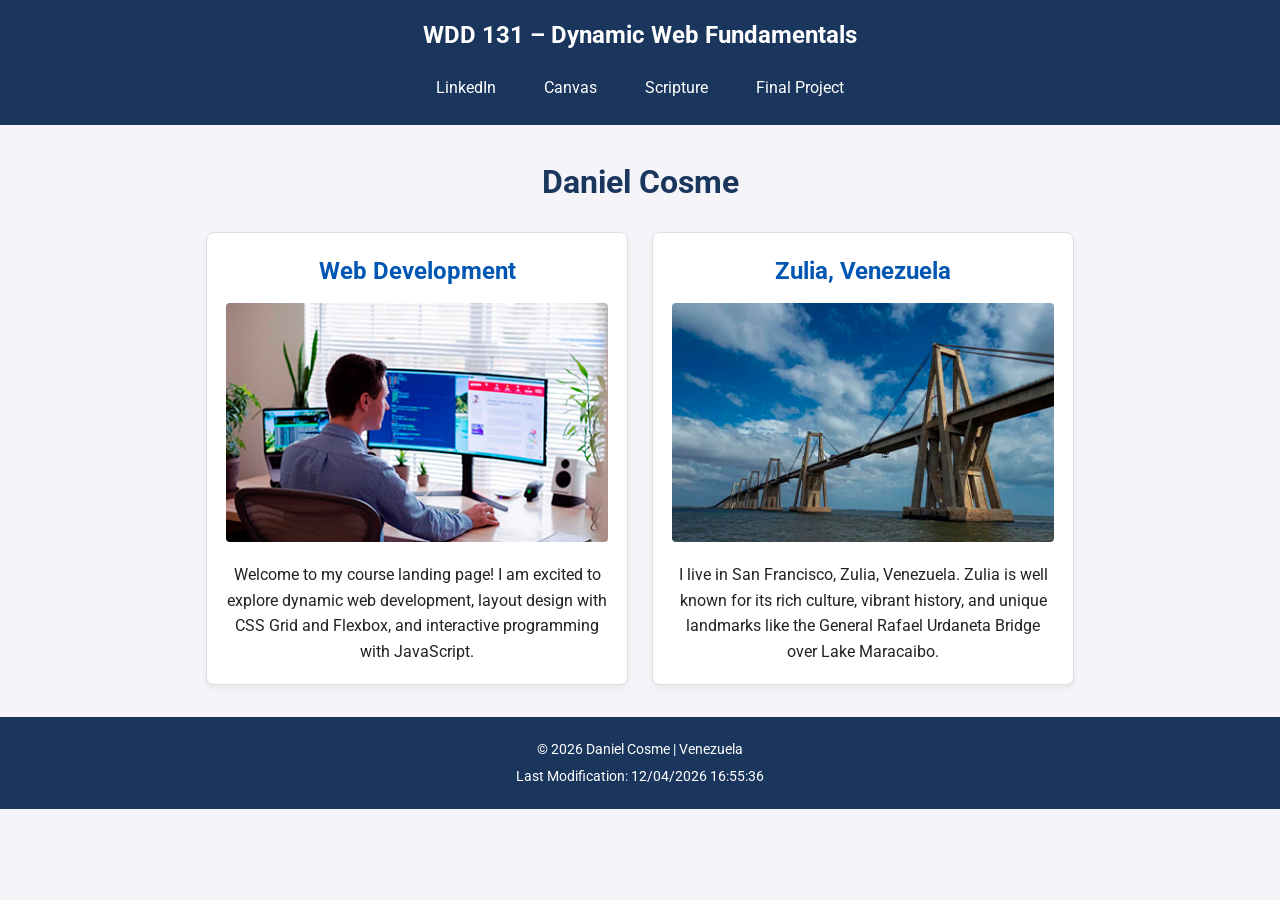
<file: index.html>
<!DOCTYPE html>
<html lang="en">
<head>
    <meta charset="UTF-8">
    <meta name="viewport" content="width=device-width, initial-scale=1.0">
    <title>WDD 131 – Dynamic Web Fundamentals – Daniel Cosme</title>
    <meta name="description" content="WDD 131 – Dynamic Web Fundamentals course landing page for Daniel Cosme featuring web development projects, resources, and dynamic JavaScript dates.">
    <meta name="author" content="Daniel Cosme">
    
    <!-- Google Fonts -->
    <link rel="preconnect" href="https://fonts.googleapis.com">
    <link rel="preconnect" href="https://fonts.gstatic.com" crossorigin>
    <link href="https://fonts.googleapis.com/css2?family=Roboto:wght@400;700&display=swap" rel="stylesheet">
    
    <!-- CSS y JS -->
    <link rel="stylesheet" href="styles/base.css">
    <script src="scripts/getdates.js" defer></script>
</head>
<body>
    <header>
        <span id="course-title">WDD 131 – Dynamic Web Fundamentals</span>
        <nav>
            <a href="https://www.linkedin.com" target="_blank">LinkedIn</a>
            <a href="https://byupw.instructure.com/" target="_blank">Canvas</a>
            <a href="https://www.churchofjesuschrist.org/study/scriptures/bofm/1-ne/3?lang=eng&id=p7#p7" target="_blank">Scripture</a>
            <a href="#">Final Project</a>
        </nav>
    </header>

    <main>
        <h1>Daniel Cosme</h1>
        
        <section class="card">
            <h2>Web Development</h2>
            <!-- Cambiado a .jpg -->
            <img src="images/web-dev.jpg" alt="Web Development Workspace" width="400" height="250" loading="lazy">
            <p>Welcome to my course landing page! I am excited to explore dynamic web development, layout design with CSS Grid and Flexbox, and interactive programming with JavaScript.</p>
        </section>

        <section class="card">
            <h2>Zulia, Venezuela</h2>
            <!-- Cambiado a .jpg -->
            <img src="images/zulia.jpg" alt="Zulia Venezuela Landscape" width="400" height="250" loading="lazy">
            <p>I live in San Francisco, Zulia, Venezuela. Zulia is well known for its rich culture, vibrant history, and unique landmarks like the General Rafael Urdaneta Bridge over Lake Maracaibo.</p>
        </section>
    </main>

    <footer>
        <p>&copy; <span id="currentyear"></span> Daniel Cosme | Venezuela</p>
        <p id="lastModified"></p>
    </footer>
</body>
</html>
</file>
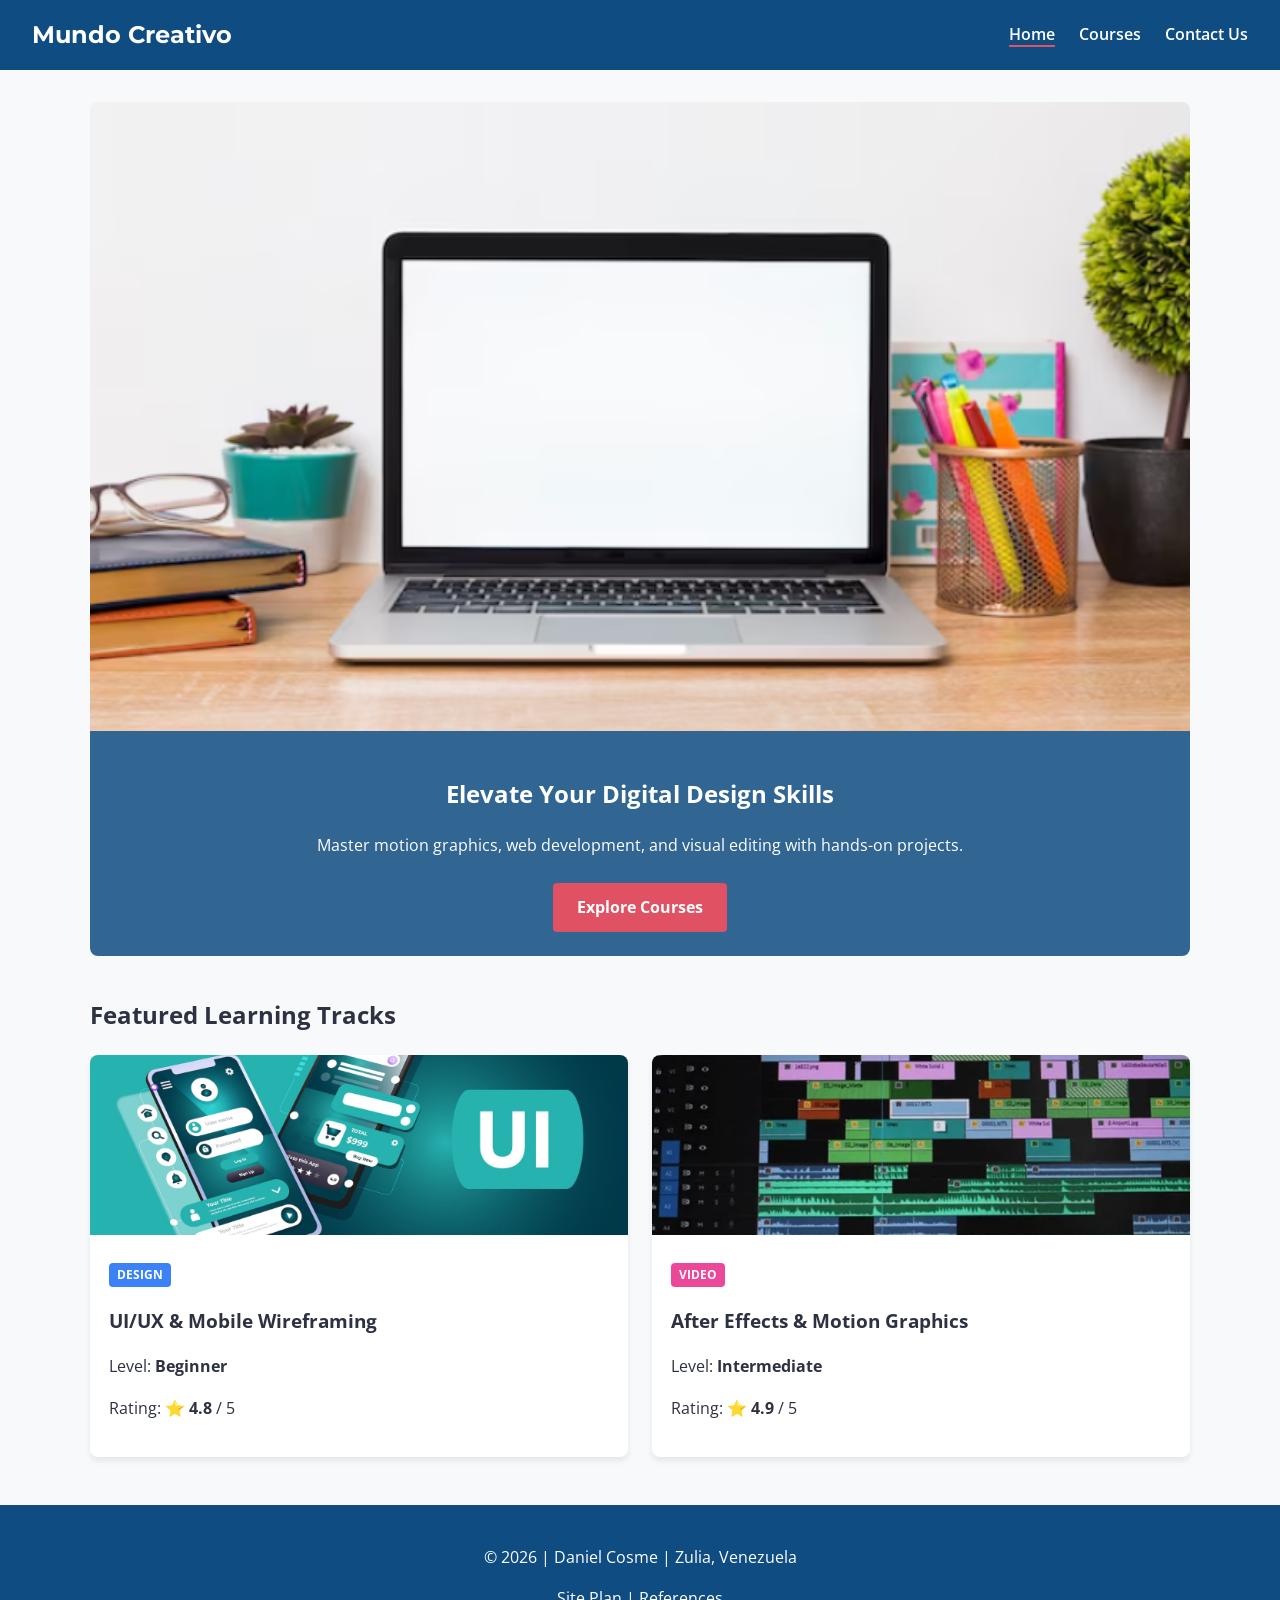
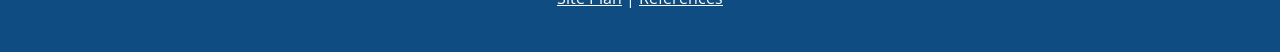
<file: project/index.html>
<!DOCTYPE html>
<html lang="en">
<head>
    <meta charset="UTF-8">
    <meta name="viewport" content="width=device-width, initial-scale=1.0">
    <meta name="description" content="Explore creative design courses, video editing tutorials, and digital asset libraries.">
    <title>Mundo Creativo | Home</title>
    <link rel="preconnect" href="https://fonts.googleapis.com">
    <link rel="preconnect" href="https://fonts.gstatic.com" crossorigin>
    <link href="https://fonts.googleapis.com/css2?family=Montserrat:wght@600;700&family=Open+Sans:wght@400;600&display=swap" rel="stylesheet">
    <link rel="stylesheet" href="styles/project.css">
    <script src="scripts/main.js" defer></script>
</head>
<body>
    <header>
        <div class="logo-container">
            <h2>Mundo Creativo</h2>
        </div>
        <button id="menu-toggle" aria-label="Toggle Navigation">☰</button>
        <nav id="nav-menu">
            <ul>
                <li><a href="index.html" class="active">Home</a></li>
                <li><a href="courses.html">Courses</a></li>
                <li><a href="contact.html">Contact Us</a></li>
            </ul>
        </nav>
    </header>

    <main>
        <section class="hero">
            <img src="images/hero.webp" alt="Creative workspace with laptop and design tools" width="1200" height="600" loading="eager">
            <div class="hero-text">
                <h1>Elevate Your Digital Design Skills</h1>
                <p>Master motion graphics, web development, and visual editing with hands-on projects.</p>
                <a href="courses.html" class="cta-btn">Explore Courses</a>
            </div>
        </section>

        <section class="featured">
            <h2>Featured Learning Tracks</h2>
            <div id="featured-container" class="card-grid"></div>
        </section>
    </main>

    <footer>
        <p>&copy; 2026 | Daniel Cosme | Zulia, Venezuela</p>
        <p><a href="siteplan.html">Site Plan</a> | <a href="references.html">References</a></p>
    </footer>
</body>
</html>
</file>
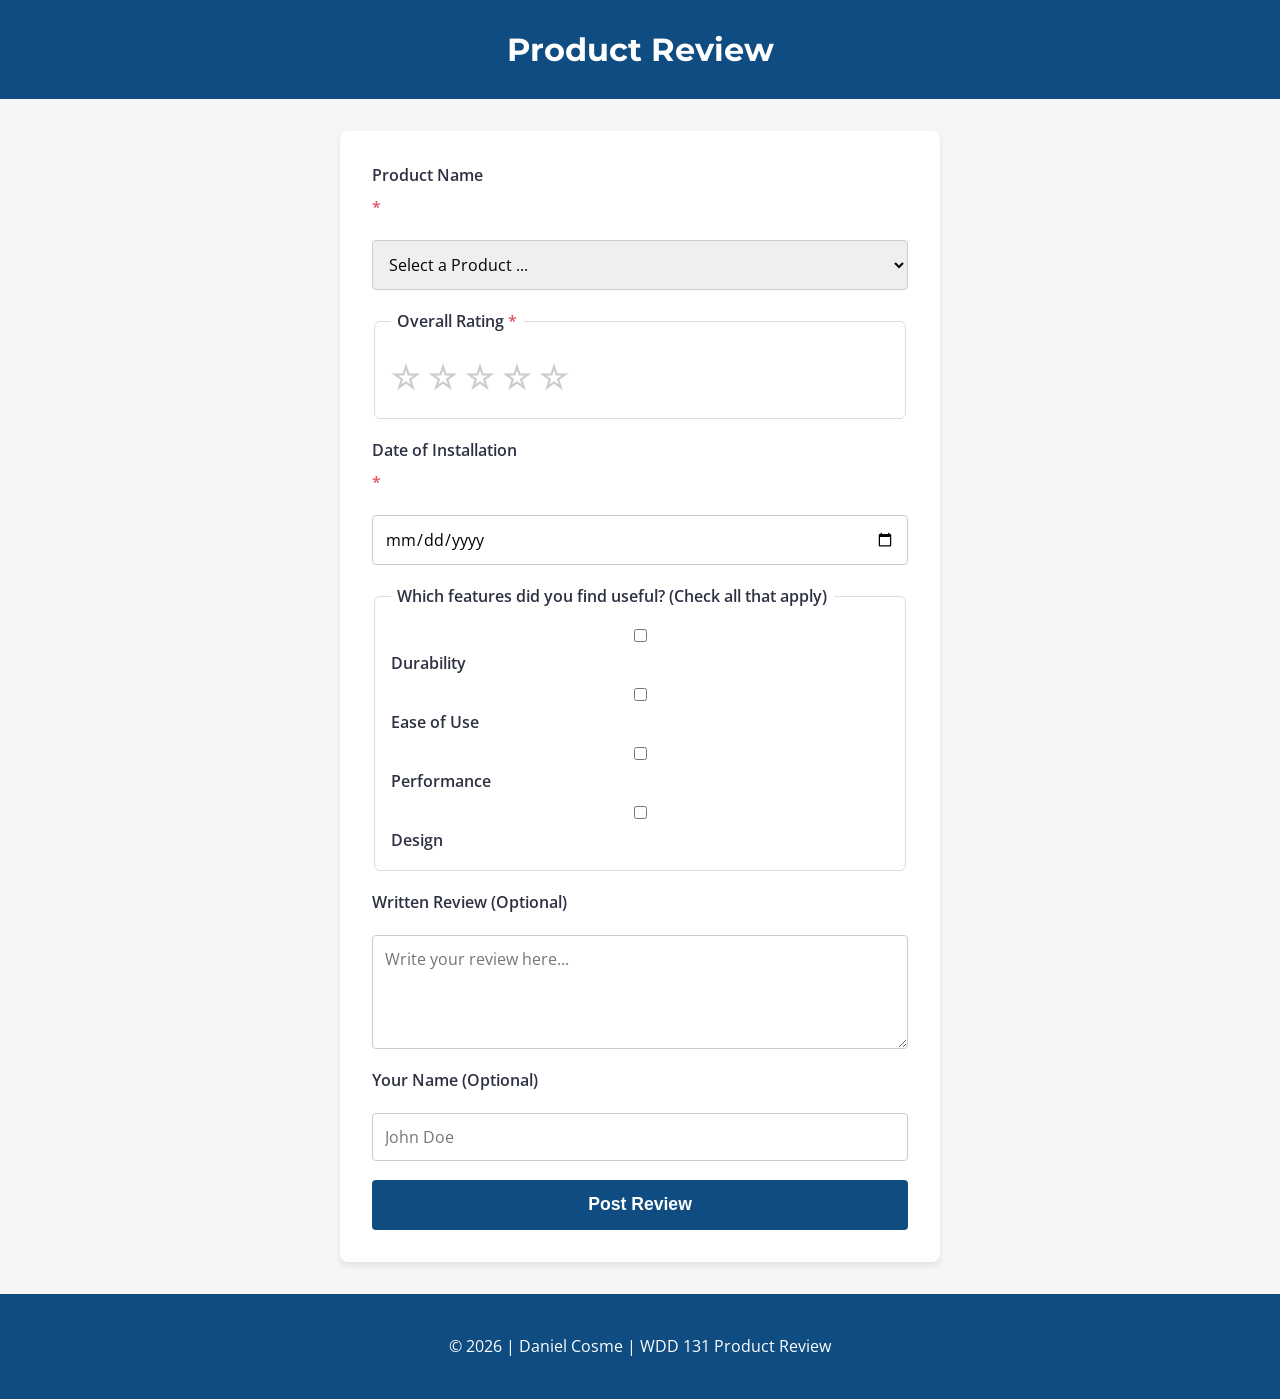
<file: form.html>
<!DOCTYPE html>
<html lang="en">
<head>
    <meta charset="UTF-8">
    <meta name="viewport" content="width=device-width, initial-scale=1.0">
    <title>Product Review Form</title>
    <link rel="preconnect" href="https://fonts.googleapis.com">
    <link rel="preconnect" href="https://fonts.gstatic.com" crossorigin>
    <link href="https://fonts.googleapis.com/css2?family=Montserrat:wght@600;700&family=Open+Sans:wght@400;600&display=swap" rel="stylesheet">
    <link rel="stylesheet" href="styles/form.css">
    <script src="scripts/form.js" defer></script>
</head>
<body>
    <header>
        <h1>Product Review</h1>
    </header>

    <main>
        <form method="get" action="review.html">
            <!-- Product Name -->
            <label for="productName">Product Name <span class="required">*</span></label>
            <select id="productName" name="productName" required>
                <option value="" disabled selected>Select a Product ...</option>
            </select>

            <!-- Overall Rating -->
            <fieldset>
                <legend>Overall Rating <span class="required">*</span></legend>
                <div class="rating">
                    <input type="radio" id="star1" name="rating" value="1" required>
                    <label for="star1">☆</label>
                    
                    <input type="radio" id="star2" name="rating" value="2" required>
                    <label for="star2">☆</label>

                    <input type="radio" id="star3" name="rating" value="3" required>
                    <label for="star3">☆</label>

                    <input type="radio" id="star4" name="rating" value="4" required>
                    <label for="star4">☆</label>

                    <input type="radio" id="star5" name="rating" value="5" required>
                    <label for="star5">☆</label>
                </div>
            </fieldset>

            <!-- Date of Installation -->
            <label for="installDate">Date of Installation <span class="required">*</span></label>
            <input type="date" id="installDate" name="installDate" required>

            <!-- Useful Features -->
            <fieldset>
                <legend>Which features did you find useful? (Check all that apply)</legend>
                <label><input type="checkbox" id="feature-durability" name="features" value="durability"> Durability</label>
                <label><input type="checkbox" id="feature-ease" name="features" value="ease_of_use"> Ease of Use</label>
                <label><input type="checkbox" id="feature-performance" name="features" value="performance"> Performance</label>
                <label><input type="checkbox" id="feature-design" name="features" value="design"> Design</label>
            </fieldset>

            <!-- Written Review -->
            <label for="review">Written Review (Optional)</label>
            <textarea id="review" name="review" rows="4" placeholder="Write your review here..."></textarea>

            <!-- User Name -->
            <label for="userName">Your Name (Optional)</label>
            <input type="text" id="userName" name="userName" placeholder="John Doe">

            <!-- Submit Button -->
            <input type="submit" value="Post Review" class="submit-btn">
        </form>
    </main>

    <footer>
        <p>&copy; 2026 | Daniel Cosme | WDD 131 Product Review</p>
    </footer>
</body>
</html>
</file>
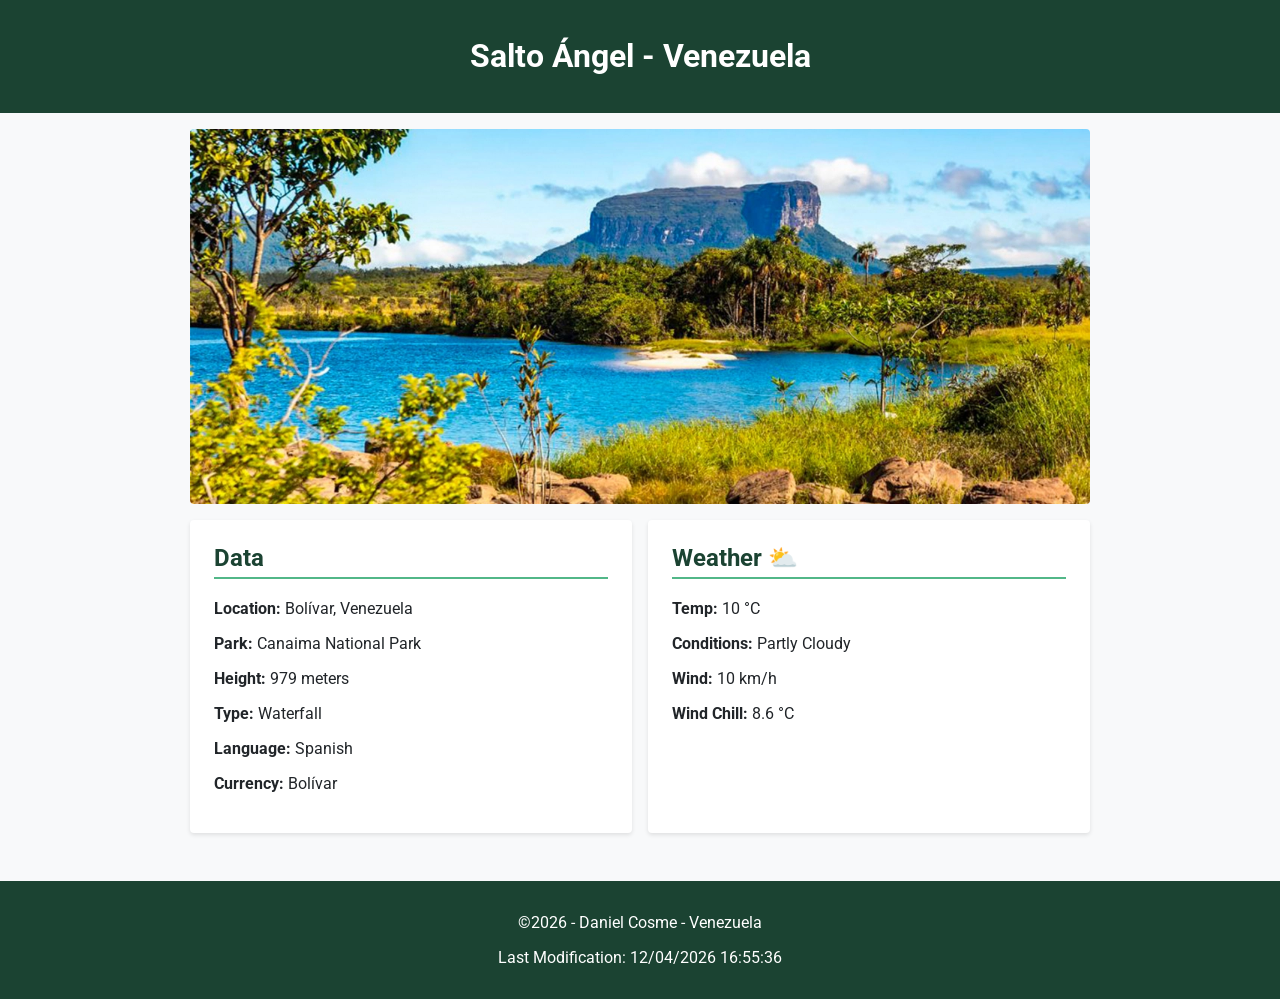
<file: place.html>
<!DOCTYPE html>
<html lang="en">
<head>
    <meta charset="UTF-8">
    <meta name="viewport" content="width=device-width, initial-scale=1.0">
    <title>Angel Falls, Venezuela</title>
    <link rel="stylesheet" href="styles/place.css">
    <script src="scripts/place.js" defer></script>
    <link rel="preconnect" href="https://fonts.googleapis.com">
    <link rel="preconnect" href="https://fonts.gstatic.com" crossorigin>
    <link href="https://fonts.googleapis.com/css2?family=Roboto:wght@400;700&display=swap" rel="stylesheet">
</head>
<body>
    <header>
        <h1>Salto Ángel - Venezuela</h1>
    </header>

    <main>
        <div class="hero">
            <picture>
                <source srcset="images/angel-large.webp" media="(min-width: 768px)">
                <img src="images/angel-small.webp" alt="Salto Angel Waterfall" width="500" height="250">
            </picture>
        </div>

        <div class="grid">
            <section class="card">
                <h2>Data</h2>
                <p><strong>Location:</strong> Bolívar, Venezuela</p>
                <p><strong>Park:</strong> Canaima National Park</p>
                <p><strong>Height:</strong> 979 meters</p>
                <p><strong>Type:</strong> Waterfall</p>
                <p><strong>Language:</strong> Spanish</p>
                <p><strong>Currency:</strong> Bolívar</p>
            </section>

            <section class="card">
                <h2>Weather</h2>
                <div class="weather-icon">
                    <svg viewBox="0 0 24 24" width="40" height="40" fill="#f1c40f">
                        <path d="M12 2.25a.75.75 0 01.75.75v2.25a.75.75 0 01-1.5 0V3a.75.75 0 01.75-.75zM7.5 12a4.5 4.5 0 119 0 4.5 4.5 0 01-9 0z"/>
                    </svg>
                </div>
                <p><strong>Temp:</strong> 10 °C</p>
                <p><strong>Conditions:</strong> Partly Cloudy</p>
                <p><strong>Wind:</strong> 10 km/h</p>
                <p><strong>Wind Chill:</strong> <span id="windchill"></span></p>
            </section>
        </div>
    </main>

    <footer>
        <p>&copy;<span id="currentyear"></span> - Daniel Cosme - Venezuela</p>
        <p id="lastModified"></p>
    </footer>
</body>
</html>
</file>
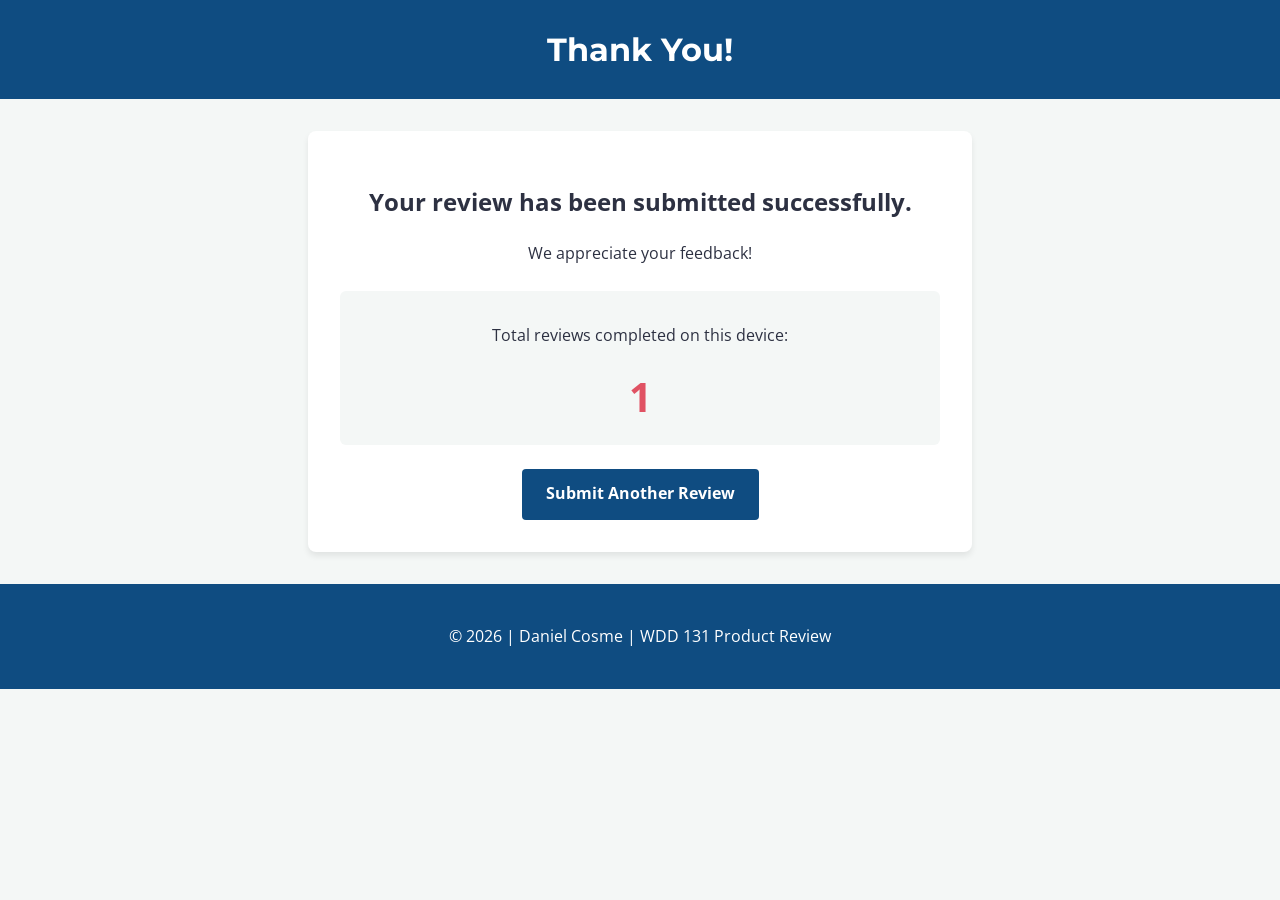
<file: review.html>
<!DOCTYPE html>
<html lang="en">
<head>
    <meta charset="UTF-8">
    <meta name="viewport" content="width=device-width, initial-scale=1.0">
    <title>Review Confirmation</title>
    <link rel="preconnect" href="https://fonts.googleapis.com">
    <link rel="preconnect" href="https://fonts.gstatic.com" crossorigin>
    <link href="https://fonts.googleapis.com/css2?family=Montserrat:wght@600;700&family=Open+Sans:wght@400;600&display=swap" rel="stylesheet">
    <link rel="stylesheet" href="styles/form.css">
    <script src="scripts/review.js" defer></script>
</head>
<body>
    <header>
        <h1>Thank You!</h1>
    </header>

    <main class="confirmation-container">
        <h2>Your review has been submitted successfully.</h2>
        <p>We appreciate your feedback!</p>
        
        <div class="counter-card">
            <p>Total reviews completed on this device:</p>
            <span id="reviewCount">0</span>
        </div>

        <a href="form.html" class="back-link">Submit Another Review</a>
    </main>

    <footer>
        <p>&copy; 2026 | Daniel Cosme | WDD 131 Product Review</p>
    </footer>
</body>
</html>
</file>
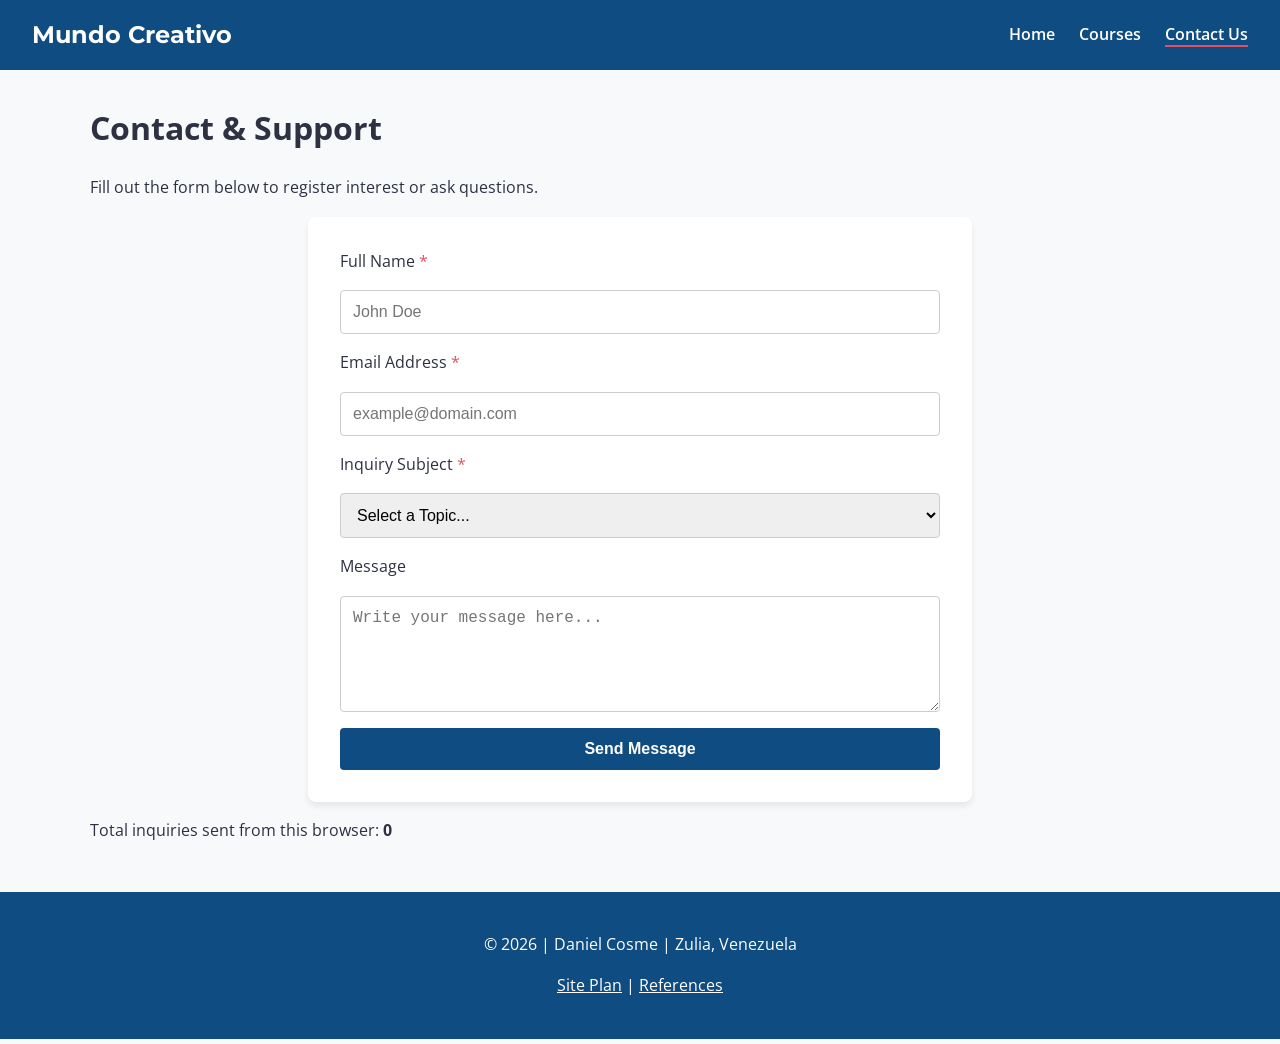
<file: project/contact.html>
<!DOCTYPE html>
<html lang="en">
<head>
    <meta charset="UTF-8">
    <meta name="viewport" content="width=device-width, initial-scale=1.0">
    <meta name="description" content="Get in touch with Mundo Creativo for course inquiries and collaboration.">
    <title>Mundo Creativo | Contact Us</title>
    <link rel="preconnect" href="https://fonts.googleapis.com">
    <link rel="preconnect" href="https://fonts.gstatic.com" crossorigin>
    <link href="https://fonts.googleapis.com/css2?family=Montserrat:wght@600;700&family=Open+Sans:wght@400;600&display=swap" rel="stylesheet">
    <link rel="stylesheet" href="styles/project.css">
    <script src="scripts/main.js" defer></script>
    <script src="scripts/contact.js" defer></script>
</head>
<body>
    <header>
        <div class="logo-container">
            <h2>Mundo Creativo</h2>
        </div>
        <button id="menu-toggle" aria-label="Toggle Navigation">☰</button>
        <nav id="nav-menu">
            <ul>
                <li><a href="index.html">Home</a></li>
                <li><a href="courses.html">Courses</a></li>
                <li><a href="contact.html" class="active">Contact Us</a></li>
            </ul>
        </nav>
    </header>

    <main class="form-main">
        <h1>Contact & Support</h1>
        <p>Fill out the form below to register interest or ask questions.</p>

        <form id="contact-form" method="get" action="contact.html">
            <label for="fullname">Full Name <span class="required">*</span></label>
            <input type="text" id="fullname" name="fullname" required placeholder="John Doe">

            <label for="email">Email Address <span class="required">*</span></label>
            <input type="email" id="email" name="email" required placeholder="example@domain.com">

            <label for="subject">Inquiry Subject <span class="required">*</span></label>
            <select id="subject" name="subject" required>
                <option value="" disabled selected>Select a Topic...</option>
                <option value="courses">Course Information</option>
                <option value="support">Technical Support</option>
                <option value="business">Business Collaboration</option>
            </select>

            <label for="message">Message</label>
            <textarea id="message" name="message" rows="5" placeholder="Write your message here..."></textarea>

            <input type="submit" value="Send Message" class="submit-btn">
        </form>

        <div id="feedback-message" class="hidden"></div>
        
        <div class="stats-box">
            <p>Total inquiries sent from this browser: <strong id="inquiry-count">0</strong></p>
        </div>
    </main>

    <footer>
        <p>&copy; 2026 | Daniel Cosme | Zulia, Venezuela</p>
        <p><a href="siteplan.html">Site Plan</a> | <a href="references.html">References</a></p>
    </footer>
</body>
</html>
</file>
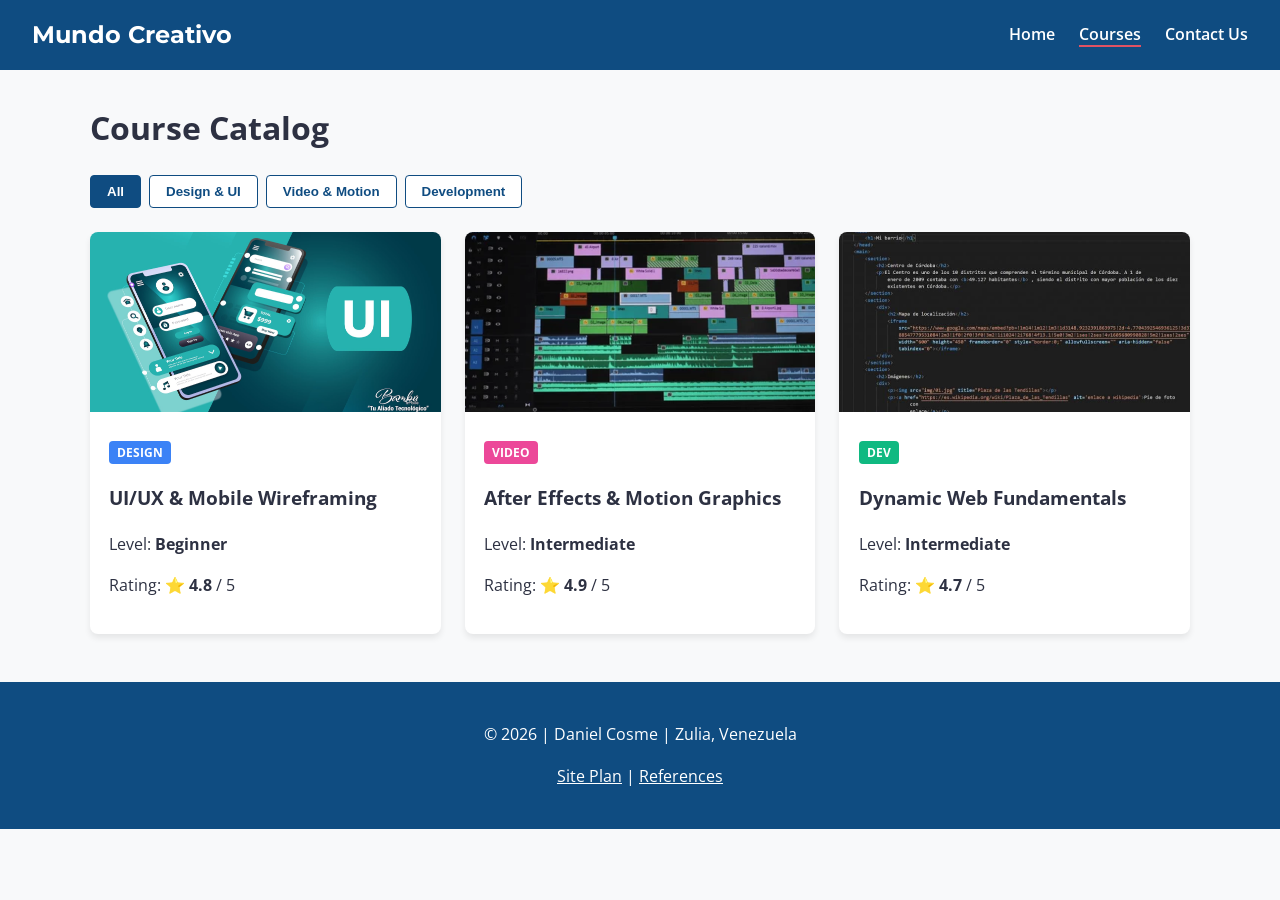
<file: project/courses.html>
<!DOCTYPE html>
<html lang="en">
<head>
    <meta charset="UTF-8">
    <meta name="viewport" content="width=device-width, initial-scale=1.0">
    <meta name="description" content="Browse our catalog of software development, UI/UX, and video editing courses.">
    <title>Mundo Creativo | Courses</title>
    <link rel="preconnect" href="https://fonts.googleapis.com">
    <link rel="preconnect" href="https://fonts.gstatic.com" crossorigin>
    <link href="https://fonts.googleapis.com/css2?family=Montserrat:wght@600;700&family=Open+Sans:wght@400;600&display=swap" rel="stylesheet">
    <link rel="stylesheet" href="styles/project.css">
    <script src="scripts/main.js" defer></script>
</head>
<body>
    <header>
        <div class="logo-container">
            <h2>Mundo Creativo</h2>
        </div>
        <button id="menu-toggle" aria-label="Toggle Navigation">☰</button>
        <nav id="nav-menu">
            <ul>
                <li><a href="index.html">Home</a></li>
                <li><a href="courses.html" class="active">Courses</a></li>
                <li><a href="contact.html">Contact Us</a></li>
            </ul>
        </nav>
    </header>

    <main>
        <h1>Course Catalog</h1>
        <div class="filter-controls">
            <button class="filter-btn active" data-category="all">All</button>
            <button class="filter-btn" data-category="design">Design & UI</button>
            <button class="filter-btn" data-category="video">Video & Motion</button>
            <button class="filter-btn" data-category="dev">Development</button>
        </div>

        <section id="catalog-container" class="card-grid"></section>
    </main>

    <footer>
        <p>&copy; 2026 | Daniel Cosme | Zulia, Venezuela</p>
        <p><a href="siteplan.html">Site Plan</a> | <a href="references.html">References</a></p>
    </footer>
</body>
</html>
</file>
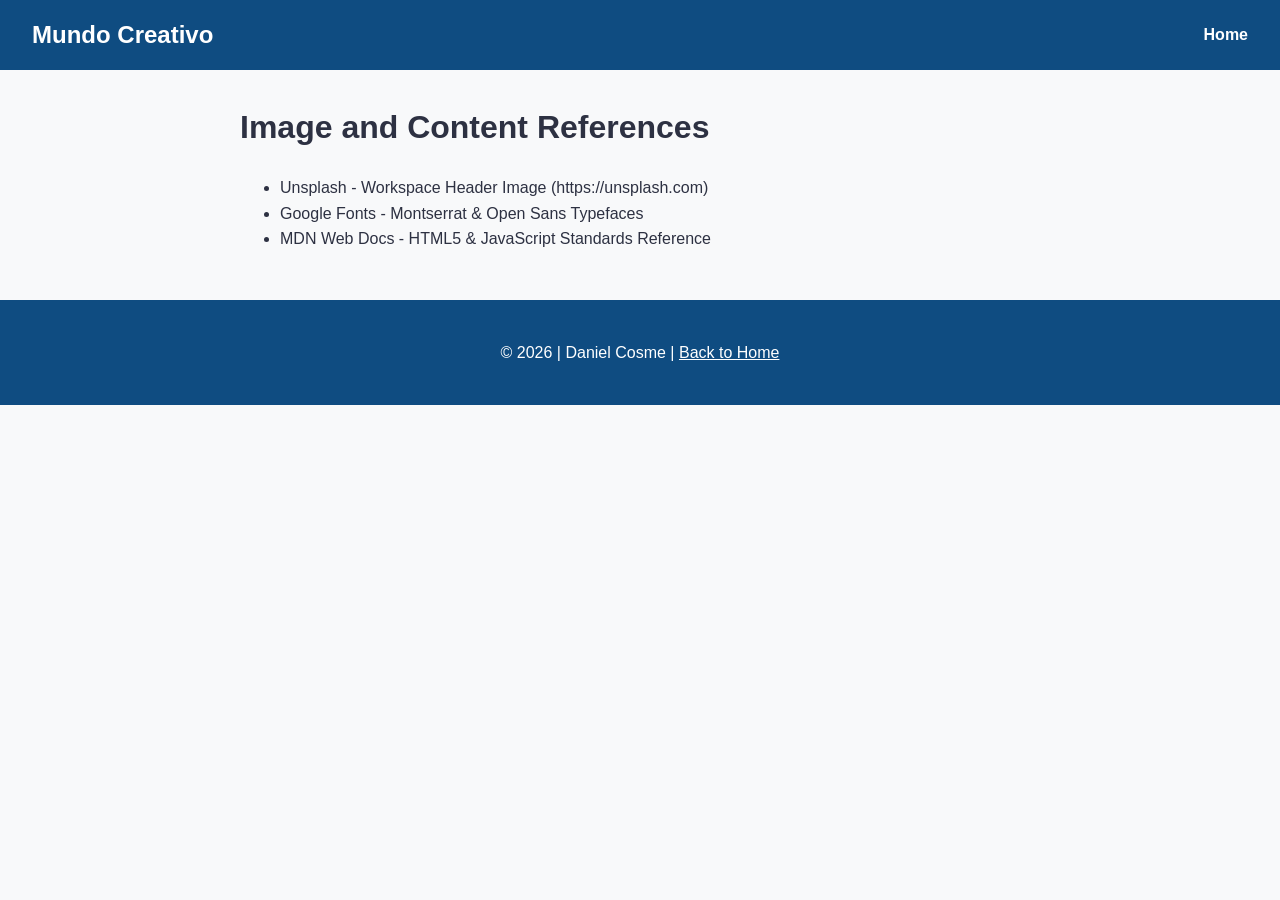
<file: project/references.html>
<!DOCTYPE html>
<html lang="en">
<head>
    <meta charset="UTF-8">
    <meta name="viewport" content="width=device-width, initial-scale=1.0">
    <title>Mundo Creativo | References</title>
    <link rel="stylesheet" href="styles/project.css">
</head>
<body>
    <header>
        <h2>Mundo Creativo</h2>
        <nav>
            <a href="index.html">Home</a>
        </nav>
    </header>
    <main style="max-width: 800px; margin: 2rem auto; padding: 0 1rem;">
        <h1>Image and Content References</h1>
        <ul>
            <li>Unsplash - Workspace Header Image (https://unsplash.com)</li>
            <li>Google Fonts - Montserrat & Open Sans Typefaces</li>
            <li>MDN Web Docs - HTML5 & JavaScript Standards Reference</li>
        </ul>
    </main>
    <footer>
        <p>&copy; 2026 | Daniel Cosme | <a href="index.html">Back to Home</a></p>
    </footer>
</body>
</html>
</file>
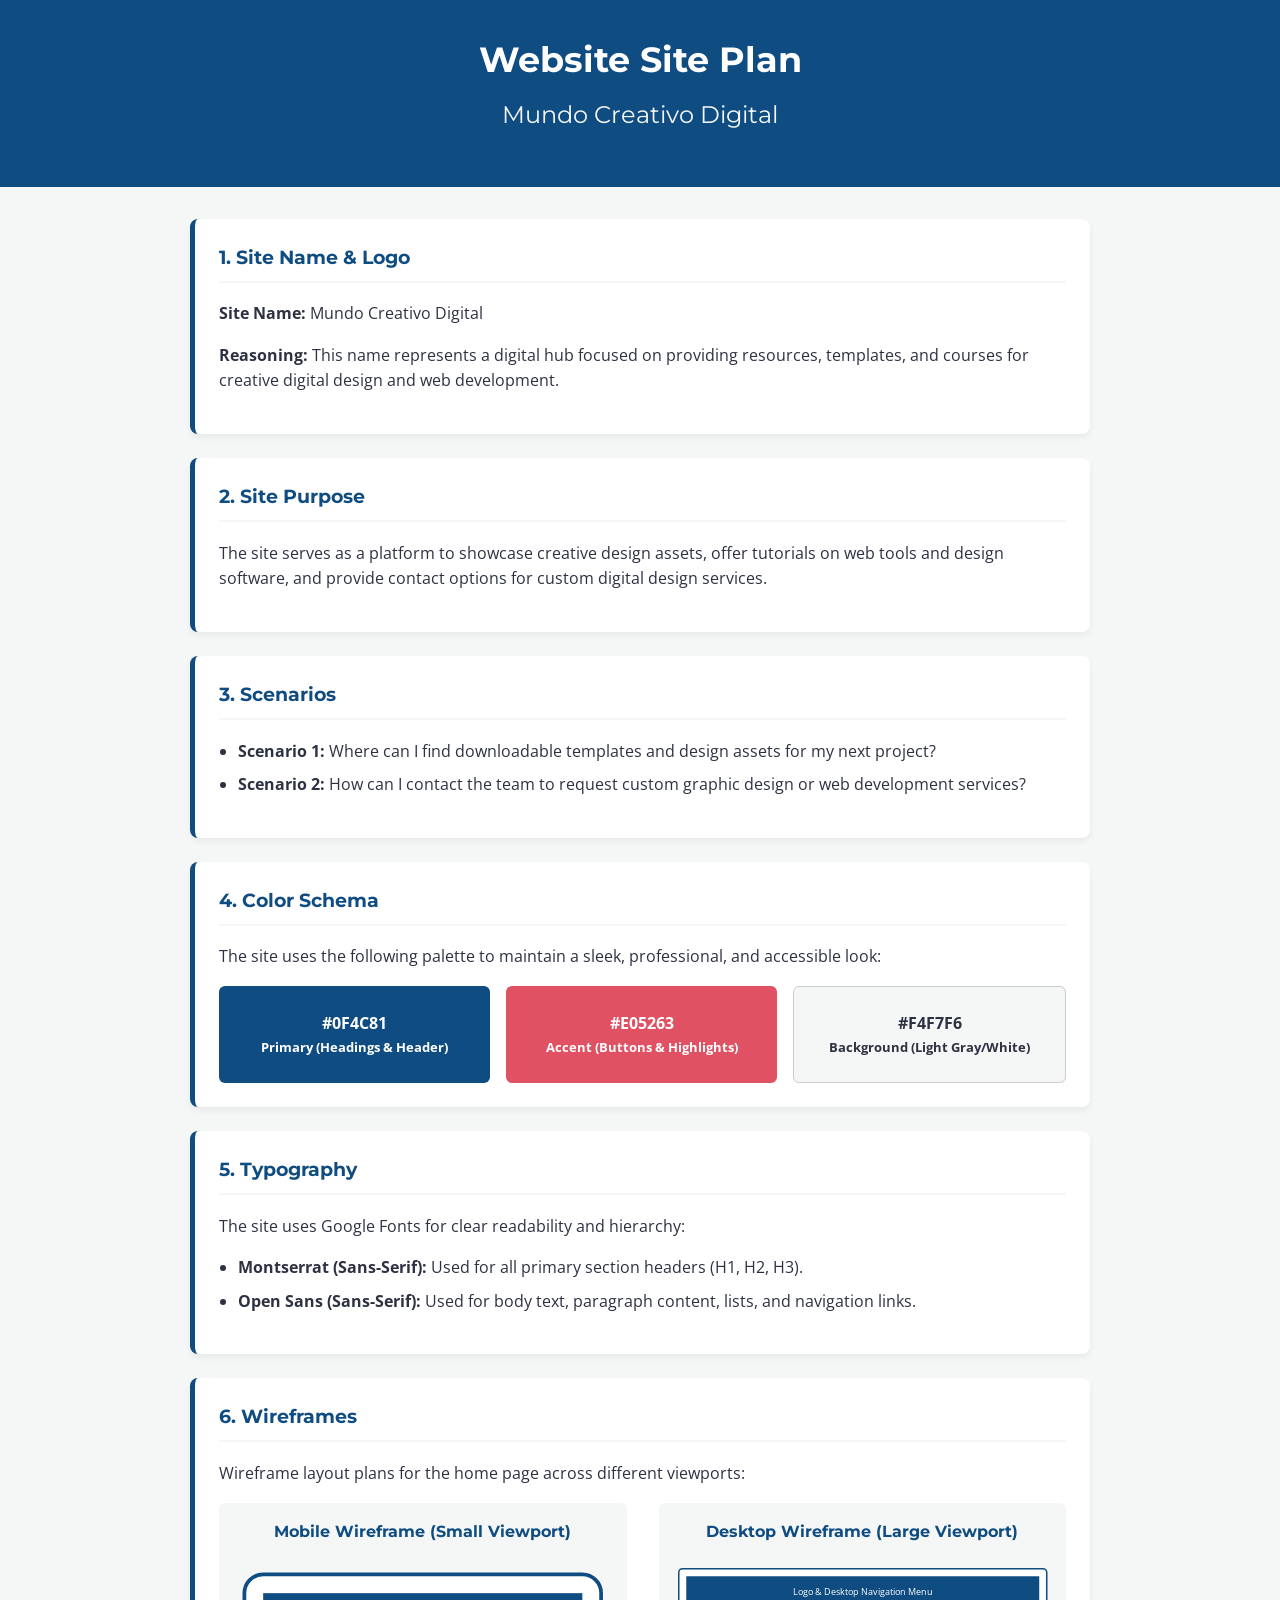
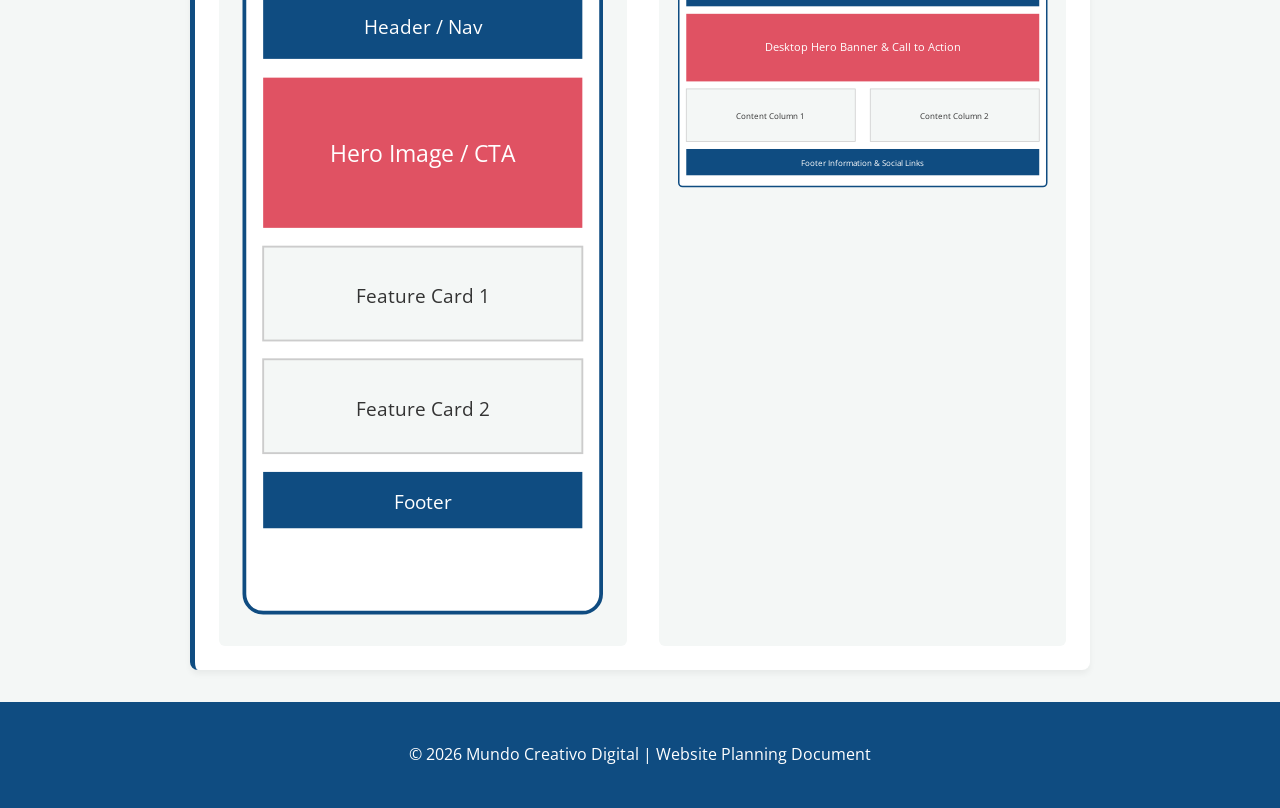
<file: project/siteplan.html>
<!DOCTYPE html>
<html lang="en">
<head>
    <meta charset="UTF-8">
    <meta name="viewport" content="width=device-width, initial-scale=1.0">
    <title>Website Site Plan - Mundo Creativo Digital</title>
    <link rel="preconnect" href="https://fonts.googleapis.com">
    <link rel="preconnect" href="https://fonts.gstatic.com" crossorigin>
    <link href="https://fonts.googleapis.com/css2?family=Montserrat:wght@600;700&family=Open+Sans:wght@400;600&display=swap" rel="stylesheet">
    <link rel="stylesheet" href="siteplan.css">
</head>
<body>
    <header>
        <h1>Website Site Plan</h1>
        <h2>Mundo Creativo Digital</h2>
    </header>

    <main>
        <!-- Section 1: Site Name -->
        <section class="card">
            <h3>1. Site Name & Logo</h3>
            <p><strong>Site Name:</strong> Mundo Creativo Digital</p>
            <p><strong>Reasoning:</strong> This name represents a digital hub focused on providing resources, templates, and courses for creative digital design and web development.</p>
        </section>

        <!-- Section 2: Site Purpose -->
        <section class="card">
            <h3>2. Site Purpose</h3>
            <p>The site serves as a platform to showcase creative design assets, offer tutorials on web tools and design software, and provide contact options for custom digital design services.</p>
        </section>

        <!-- Section 3: Scenarios -->
        <section class="card">
            <h3>3. Scenarios</h3>
            <ul>
                <li><strong>Scenario 1:</strong> Where can I find downloadable templates and design assets for my next project?</li>
                <li><strong>Scenario 2:</strong> How can I contact the team to request custom graphic design or web development services?</li>
            </ul>
        </section>

        <!-- Section 4: Color Schema -->
        <section class="card">
            <h3>4. Color Schema</h3>
            <p>The site uses the following palette to maintain a sleek, professional, and accessible look:</p>
            <div class="color-palette">
                <div class="color-box primary">
                    <span>#0F4C81</span>
                    <small>Primary (Headings & Header)</small>
                </div>
                <div class="color-box secondary">
                    <span>#E05263</span>
                    <small>Accent (Buttons & Highlights)</small>
                </div>
                <div class="color-box accent">
                    <span>#F4F7F6</span>
                    <small>Background (Light Gray/White)</small>
                </div>
            </div>
        </section>

        <!-- Section 5: Typography -->
        <section class="card">
            <h3>5. Typography</h3>
            <p>The site uses Google Fonts for clear readability and hierarchy:</p>
            <ul>
                <li><strong>Montserrat (Sans-Serif):</strong> Used for all primary section headers (H1, H2, H3).</li>
                <li><strong>Open Sans (Sans-Serif):</strong> Used for body text, paragraph content, lists, and navigation links.</li>
            </ul>
        </section>

        <!-- Section 6: Wireframes -->
        <section class="card">
            <h3>6. Wireframes</h3>
            <p>Wireframe layout plans for the home page across different viewports:</p>
            
            <div class="wireframe-container">
                <div class="wireframe-box">
                    <h4>Mobile Wireframe (Small Viewport)</h4>
                    <div class="wireframe-svg">
                        <svg viewBox="0 0 200 350" width="100%" height="auto" xmlns="http://www.w3.org/2000/svg">
                            <rect x="5" y="5" width="190" height="340" rx="10" fill="#ffffff" stroke="#0F4C81" stroke-width="2"/>
                            <!-- Header -->
                            <rect x="15" y="15" width="170" height="35" fill="#0F4C81"/>
                            <text x="100" y="37" fill="#ffffff" font-size="10" text-anchor="middle">Header / Nav</text>
                            <!-- Hero Section -->
                            <rect x="15" y="60" width="170" height="80" fill="#E05263"/>
                            <text x="100" y="105" fill="#ffffff" font-size="12" text-anchor="middle">Hero Image / CTA</text>
                            <!-- Card 1 -->
                            <rect x="15" y="150" width="170" height="50" fill="#F4F7F6" stroke="#cccccc"/>
                            <text x="100" y="180" fill="#333333" font-size="10" text-anchor="middle">Feature Card 1</text>
                            <!-- Card 2 -->
                            <rect x="15" y="210" width="170" height="50" fill="#F4F7F6" stroke="#cccccc"/>
                            <text x="100" y="240" fill="#333333" font-size="10" text-anchor="middle">Feature Card 2</text>
                            <!-- Footer -->
                            <rect x="15" y="270" width="170" height="30" fill="#0F4C81"/>
                            <text x="100" y="290" fill="#ffffff" font-size="10" text-anchor="middle">Footer</text>
                        </svg>
                    </div>
                </div>

                <div class="wireframe-box">
                    <h4>Desktop Wireframe (Large Viewport)</h4>
                    <div class="wireframe-svg">
                        <svg viewBox="0 0 500 300" width="100%" height="auto" xmlns="http://www.w3.org/2000/svg">
                            <rect x="5" y="5" width="490" height="290" rx="5" fill="#ffffff" stroke="#0F4C81" stroke-width="2"/>
                            <!-- Header -->
                            <rect x="15" y="15" width="470" height="40" fill="#0F4C81"/>
                            <text x="250" y="40" fill="#ffffff" font-size="12" text-anchor="middle">Logo & Desktop Navigation Menu</text>
                            <!-- Hero -->
                            <rect x="15" y="65" width="470" height="90" fill="#E05263"/>
                            <text x="250" y="115" fill="#ffffff" font-size="14" text-anchor="middle">Desktop Hero Banner & Call to Action</text>
                            <!-- Grid Content -->
                            <rect x="15" y="165" width="225" height="70" fill="#F4F7F6" stroke="#cccccc"/>
                            <text x="127" y="205" fill="#333333" font-size="10" text-anchor="middle">Content Column 1</text>
                            <rect x="260" y="165" width="225" height="70" fill="#F4F7F6" stroke="#cccccc"/>
                            <text x="372" y="205" fill="#333333" font-size="10" text-anchor="middle">Content Column 2</text>
                            <!-- Footer -->
                            <rect x="15" y="245" width="470" height="35" fill="#0F4C81"/>
                            <text x="250" y="267" fill="#ffffff" font-size="10" text-anchor="middle">Footer Information & Social Links</text>
                        </svg>
                    </div>
                </div>
            </div>
        </section>
    </main>

    <footer>
        <p>&copy; 2026 Mundo Creativo Digital | Website Planning Document</p>
    </footer>
</body>
</html>
</file>
<file: styles/base.css>
/* Variables y Configuración General */
:root {
    --primary-color: #1b365d;
    --secondary-color: #0056b3;
    --accent-color: #f4f4f9;
    --text-color: #222222;
    --light-text: #ffffff;
    --font-family: 'Roboto', sans-serif;
}

* {
    box-sizing: border-box;
    margin: 0;
    padding: 0;
}

body {
    font-family: var(--font-family);
    color: var(--text-color);
    background-color: var(--accent-color);
    line-height: 1.6;
}

/* Header & Nav (Flexbox) */
header {
    background-color: var(--primary-color);
    color: var(--light-text);
    padding: 1rem;
    text-align: center;
}

#course-title {
    display: block;
    font-size: 1.5rem;
    font-weight: 700;
    margin-bottom: 0.8rem;
}

nav {
    display: flex;
    justify-content: center;
    gap: 1rem;
    flex-wrap: wrap;
}

nav a {
    color: var(--light-text);
    text-decoration: none;
    padding: 0.5rem 1rem;
    border-radius: 4px;
    transition: background-color 0.3s ease, color 0.3s ease;
}

nav a:hover {
    background-color: var(--light-text);
    color: var(--primary-color);
}

/* Main Content & Grid Layout */
main {
    max-width: 900px;
    margin: 2rem auto;
    padding: 0 1rem;
    display: grid;
    grid-template-columns: repeat(auto-fit, minmax(300px, 1fr));
    gap: 1.5rem;
}

main h1 {
    grid-column: 1 / -1;
    text-align: center;
    color: var(--primary-color);
}

.card {
    background: #ffffff;
    border: 1px solid #dddddd;
    border-radius: 8px;
    padding: 1.2rem;
    box-shadow: 0 4px 6px rgba(0, 0, 0, 0.05);
    text-align: center;
}

.card h2 {
    color: var(--secondary-color);
    margin-bottom: 0.8rem;
}

.card img {
    max-width: 100%;
    height: auto;
    border-radius: 4px;
    margin-bottom: 0.8rem;
}

/* Footer */
footer {
    background-color: var(--primary-color);
    color: var(--light-text);
    text-align: center;
    padding: 1rem;
    margin-top: 2rem;
    font-size: 0.9rem;
}

footer p {
    margin: 0.3rem 0;
}
</file>
<file: project/styles/project.css>
:root {
    --primary-color: #0F4C81;
    --secondary-color: #E05263;
    --background-color: #F8F9FA;
    --text-color: #2D3142;
    --card-bg: #FFFFFF;
}

body {
    font-family: 'Open Sans', sans-serif;
    background-color: var(--background-color);
    color: var(--text-color);
    margin: 0;
    padding: 0;
    line-height: 1.6;
}

header {
    background-color: var(--primary-color);
    color: white;
    padding: 1rem 2rem;
    display: flex;
    justify-content: space-between;
    align-items: center;
}

header h2 {
    font-family: 'Montserrat', sans-serif;
    margin: 0;
}

nav ul {
    list-style: none;
    display: flex;
    gap: 1.5rem;
    margin: 0;
    padding: 0;
}

nav a {
    color: white;
    text-decoration: none;
    font-weight: 600;
}

nav a.active {
    border-bottom: 2px solid var(--secondary-color);
}

#menu-toggle {
    display: none;
    background: none;
    border: none;
    color: white;
    font-size: 1.8rem;
    cursor: pointer;
}

main {
    max-width: 1100px;
    margin: 2rem auto;
    padding: 0 1rem;
}

.hero {
    position: relative;
    border-radius: 8px;
    overflow: hidden;
    margin-bottom: 2.5rem;
}

.hero img {
    width: 100%;
    height: auto;
    display: block;
}

.hero-text {
    background: rgba(15, 76, 129, 0.85);
    color: white;
    padding: 1.5rem;
    text-align: center;
}

.cta-btn {
    display: inline-block;
    background-color: var(--secondary-color);
    color: white;
    padding: 0.75rem 1.5rem;
    text-decoration: none;
    border-radius: 4px;
    font-weight: bold;
    margin-top: 0.5rem;
}

.card-grid {
    display: grid;
    grid-template-columns: repeat(auto-fit, minmax(280px, 1fr));
    gap: 1.5rem;
}

.card {
    background-color: var(--card-bg);
    border-radius: 8px;
    overflow: hidden;
    box-shadow: 0 4px 6px rgba(0,0,0,0.08);
}

.card img {
    width: 100%;
    height: 180px;
    object-fit: cover;
}

.card-content {
    padding: 1.2rem;
}

.badge {
    padding: 0.2rem 0.5rem;
    border-radius: 4px;
    font-size: 0.75rem;
    color: white;
    font-weight: bold;
}

.badge.design { background-color: #3b82f6; }
.badge.video { background-color: #ec4899; }
.badge.dev { background-color: #10b981; }

.filter-controls {
    display: flex;
    gap: 0.5rem;
    margin-bottom: 1.5rem;
}

.filter-btn {
    padding: 0.5rem 1rem;
    border: 1px solid var(--primary-color);
    background: white;
    color: var(--primary-color);
    cursor: pointer;
    border-radius: 4px;
    font-weight: 600;
}

.filter-btn.active {
    background-color: var(--primary-color);
    color: white;
}

form {
    background: white;
    padding: 2rem;
    border-radius: 8px;
    display: flex;
    flex-direction: column;
    gap: 1rem;
    max-width: 600px;
    margin: 0 auto;
    box-shadow: 0 4px 6px rgba(0,0,0,0.08);
}

input, select, textarea {
    padding: 0.75rem;
    border: 1px solid #ccc;
    border-radius: 4px;
    font-size: 1rem;
}

.submit-btn {
    background-color: var(--primary-color);
    color: white;
    border: none;
    font-weight: bold;
    cursor: pointer;
}

.required { color: var(--secondary-color); }

footer {
    background-color: var(--primary-color);
    color: white;
    text-align: center;
    padding: 1.5rem;
    margin-top: 3rem;
}

footer a { color: white; }

/* Responsive Mobile Rules */
@media (max-width: 768px) {
    #menu-toggle { display: block; }
    nav { display: none; width: 100%; }
    nav.open { display: block; }
    nav ul { flex-direction: column; gap: 1rem; padding: 1rem 0; }
    header { flex-wrap: wrap; }
}
</file>
<file: styles/form.css>
:root {
    --primary-color: #0F4C81;
    --secondary-color: #E05263;
    --background-color: #F4F7F6;
    --text-color: #2D3142;
    --card-bg: #FFFFFF;
}

body {
    font-family: 'Open Sans', sans-serif;
    background-color: var(--background-color);
    color: var(--text-color);
    margin: 0;
    padding: 0;
    line-height: 1.6;
}

header {
    background-color: var(--primary-color);
    color: white;
    text-align: center;
    padding: 1.5rem;
}

header h1 {
    font-family: 'Montserrat', sans-serif;
    margin: 0;
}

main {
    max-width: 600px;
    margin: 2rem auto;
    padding: 0 1rem;
}

form {
    background-color: var(--card-bg);
    padding: 2rem;
    border-radius: 8px;
    box-shadow: 0 4px 6px rgba(0, 0, 0, 0.08);
    display: flex;
    flex-direction: column;
    gap: 1.2rem;
}

label {
    font-weight: 600;
    display: flex;
    flex-direction: column;
    gap: 0.4rem;
}

.required {
    color: var(--secondary-color);
}

input[type="text"],
input[type="date"],
select,
textarea {
    padding: 0.75rem;
    border: 1px solid #ccc;
    border-radius: 4px;
    font-family: inherit;
    font-size: 1rem;
}

fieldset {
    border: 1px solid #ddd;
    border-radius: 6px;
    padding: 1rem;
    display: flex;
    flex-direction: column;
    gap: 0.5rem;
}

legend {
    font-weight: 600;
    padding: 0 0.4rem;
}

.rating {
    display: flex;
    flex-direction: row-reverse;
    justify-content: flex-end;
    gap: 0.5rem;
}

.rating input {
    display: none;
}

.rating label {
    font-size: 2rem;
    color: #ccc;
    cursor: pointer;
}

.rating input:checked ~ label,
.rating label:hover,
.rating label:hover ~ label {
    color: #f59e0b;
}

.submit-btn {
    background-color: var(--primary-color);
    color: white;
    border: none;
    padding: 0.9rem;
    font-size: 1.1rem;
    font-weight: bold;
    border-radius: 4px;
    cursor: pointer;
    transition: background-color 0.2s;
}

.submit-btn:hover {
    background-color: #09345a;
}

.confirmation-container {
    background: white;
    padding: 2rem;
    border-radius: 8px;
    text-align: center;
    box-shadow: 0 4px 6px rgba(0, 0, 0, 0.08);
}

.counter-card {
    background-color: var(--background-color);
    padding: 1rem;
    border-radius: 6px;
    margin: 1.5rem 0;
}

#reviewCount {
    font-size: 2.5rem;
    font-weight: bold;
    color: var(--secondary-color);
}

.back-link {
    display: inline-block;
    background-color: var(--primary-color);
    color: white;
    padding: 0.8rem 1.5rem;
    text-decoration: none;
    border-radius: 4px;
    font-weight: bold;
}

footer {
    text-align: center;
    padding: 1.5rem;
    background-color: var(--primary-color);
    color: white;
    margin-top: 2rem;
}
</file>
<file: styles/place.css>
:root {
    --primary: #1b4332;
    --accent: #52b788;
    --light: #f8f9fa;
    --dark: #212529;
}

body {
    font-family: 'Roboto', sans-serif;
    background-color: var(--light);
    color: var(--dark);
    margin: 0;
    padding: 0;
}

header {
    background-color: var(--primary);
    color: white;
    text-align: center;
    padding: 1rem;
}

main {
    max-width: 900px;
    margin: 0 auto;
    padding: 1rem;
}

.hero img {
    width: 100%;
    height: auto;
    display: block;
    border-radius: 4px;
}

.grid {
    display: flex;
    flex-direction: column;
    gap: 1rem;
    margin-top: 1rem;
}

.card {
    background: white;
    padding: 1.5rem;
    border-radius: 4px;
    box-shadow: 0 2px 4px rgba(0,0,0,0.1);
}

.card h2 {
    color: var(--primary);
    border-bottom: 2px solid var(--accent);
    padding-bottom: 0.3rem;
    margin-top: 0;
}

.weather-icon {
    text-align: center;
    margin-bottom: 0.5rem;
}

footer {
    background-color: var(--primary);
    color: white;
    text-align: center;
    padding: 1rem;
    margin-top: 2rem;
}

@media (min-width: 768px) {
    .grid {
        flex-direction: row;
    }
    .card {
        flex: 1;
    }
    .weather-icon {
        display: none;
    }
    .card:nth-child(2) h2::after {
        content: " ⛅";
    }
}
</file>
<file: project/siteplan.css>
/* Color Scheme Variables */
:root {
    --primary-color: #0F4C81;
    --secondary-color: #E05263;
    --background-color: #F4F7F6;
    --text-color: #2D3142;
    --card-background: #FFFFFF;
}

/* Base Styles */
body {
    font-family: 'Open Sans', sans-serif;
    background-color: var(--background-color);
    color: var(--text-color);
    margin: 0;
    padding: 0;
    line-height: 1.6;
}

/* Header */
header {
    background-color: var(--primary-color);
    color: #FFFFFF;
    text-align: center;
    padding: 2rem 1rem;
}

header h1 {
    font-family: 'Montserrat', sans-serif;
    margin: 0;
    font-size: 2.2rem;
}

header h2 {
    font-family: 'Montserrat', sans-serif;
    margin-top: 0.5rem;
    font-weight: 400;
    color: var(--background-color);
}

/* Main Layout */
main {
    max-width: 900px;
    margin: 2rem auto;
    padding: 0 1rem;
    display: flex;
    flex-direction: column;
    gap: 1.5rem;
}

/* Cards */
.card {
    background-color: var(--card-background);
    border-radius: 8px;
    padding: 1.5rem;
    box-shadow: 0 4px 6px rgba(0, 0, 0, 0.05);
    border-left: 5px solid var(--primary-color);
}

h3 {
    font-family: 'Montserrat', sans-serif;
    color: var(--primary-color);
    margin-top: 0;
    border-bottom: 2px solid var(--background-color);
    padding-bottom: 0.5rem;
}

ul {
    padding-left: 1.2rem;
}

li {
    margin-bottom: 0.5rem;
}

/* Color Schema Display */
.color-palette {
    display: flex;
    gap: 1rem;
    flex-wrap: wrap;
    margin-top: 1rem;
}

.color-box {
    flex: 1 1 150px;
    padding: 1.5rem 1rem;
    border-radius: 6px;
    text-align: center;
    color: #FFFFFF;
    font-weight: bold;
    display: flex;
    flex-direction: column;
    justify-content: center;
}

.color-box.primary {
    background-color: var(--primary-color);
}

.color-box.secondary {
    background-color: var(--secondary-color);
}

.color-box.accent {
    background-color: var(--background-color);
    color: var(--text-color);
    border: 1px solid #cccccc;
}

/* Wireframe Layout */
.wireframe-container {
    display: flex;
    flex-direction: column;
    gap: 2rem;
    margin-top: 1rem;
}

@media (min-width: 600px) {
    .wireframe-container {
        flex-direction: row;
    }
}

.wireframe-box {
    flex: 1;
    background-color: var(--background-color);
    padding: 1rem;
    border-radius: 6px;
    text-align: center;
}

.wireframe-box h4 {
    font-family: 'Montserrat', sans-serif;
    margin-top: 0;
    color: var(--primary-color);
}

/* Footer */
footer {
    text-align: center;
    padding: 1.5rem;
    background-color: var(--primary-color);
    color: #FFFFFF;
    margin-top: 2rem;
}
</file>
